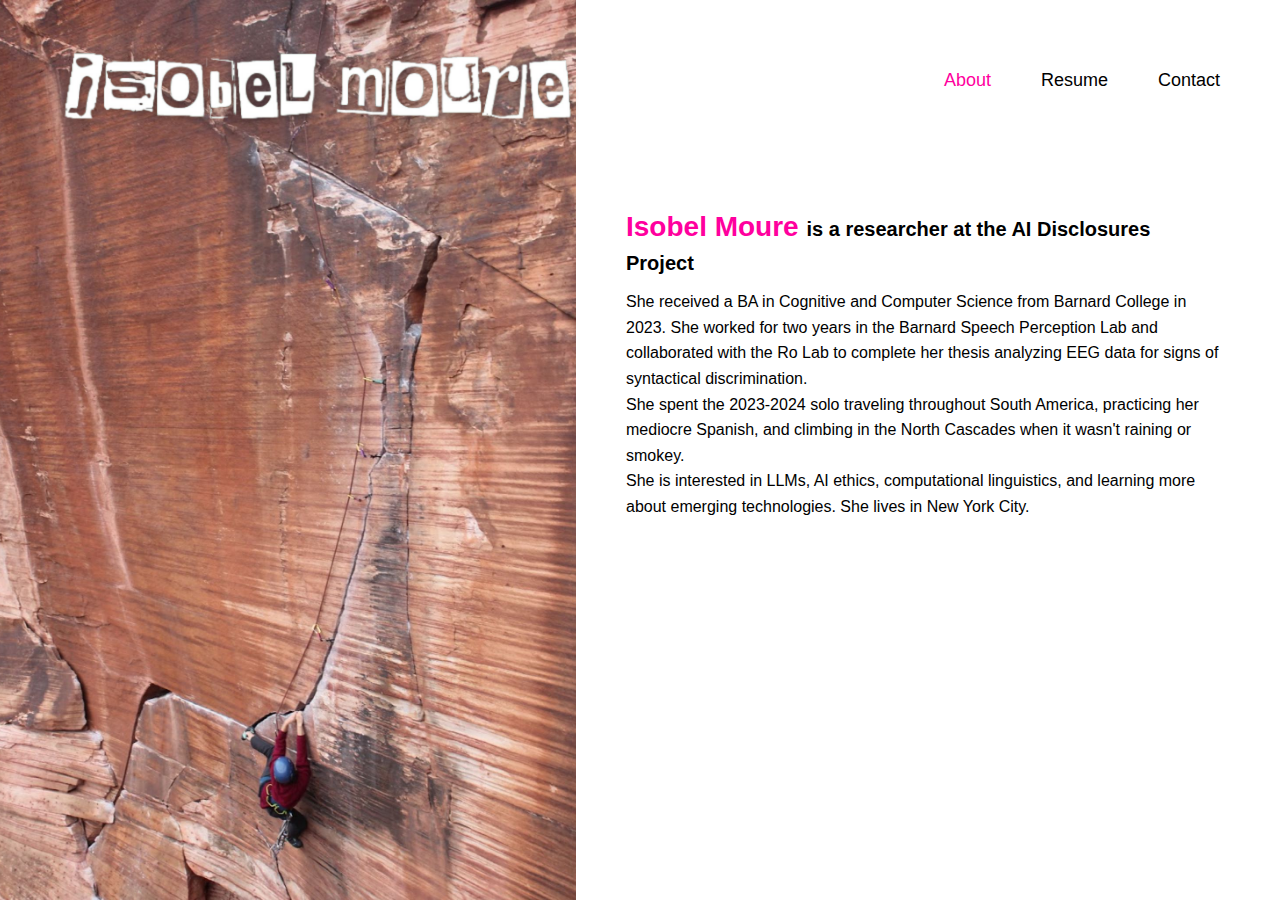
<file: index.html>
<!DOCTYPE html>
<html lang="en">
<head>
    <meta charset="UTF-8">
    <meta name="viewport" content="width=device-width, initial-scale=1.0">
    <title>Isobel Moure - Personal Website</title>
    <link rel="stylesheet" href="styles.css">
</head>
<body>
    <div class="container">
        <!-- Left side - Photo with logo overlay -->
        <div class="photo-section">
            <img src="RR-photo.jpg" alt="Isobel Moure" class="profile-photo">
            <div class="logo-overlay">
                <img src="magazine-inverted-2.png" alt="Magazine Logo" class="logo-image">
            </div>
        </div>
        
        <!-- Right side - Content -->
        <div class="content-section">
            <!-- Header Navigation -->
            <header class="site-header">
                <nav class="navigation">
                    <a href="index.html" class="nav-link active">About</a>
                    <a href="resume.html" class="nav-link">Resume</a>
                    <a href="contact.html" class="nav-link">Contact</a>
                </nav>
            </header>
            
            <!-- Main Content -->
            <main class="main-content">
                <h1 class="name"><span style="color:#ff009e;">Isobel Moure</span> <span class="intro">is a researcher at the AI Disclosures Project</span></h1>
                <div class="bio">
                    <p>She received a BA in Cognitive and Computer Science from Barnard College in 2023. She worked for two years in the Barnard Speech Perception Lab and collaborated with the Ro Lab to complete her thesis analyzing EEG data for signs of syntactical discrimination.</p>
                    <p>She spent the 2023-2024 solo traveling throughout South America, practicing her mediocre Spanish, and climbing in the North Cascades when it wasn't raining or smokey.</p>
                    <p>She is interested in LLMs, AI ethics, computational linguistics, and learning more about emerging technologies. She lives in New York City.</p>
                </div>
            </main>
        </div>
    </div>
</body>
</html>
</file>
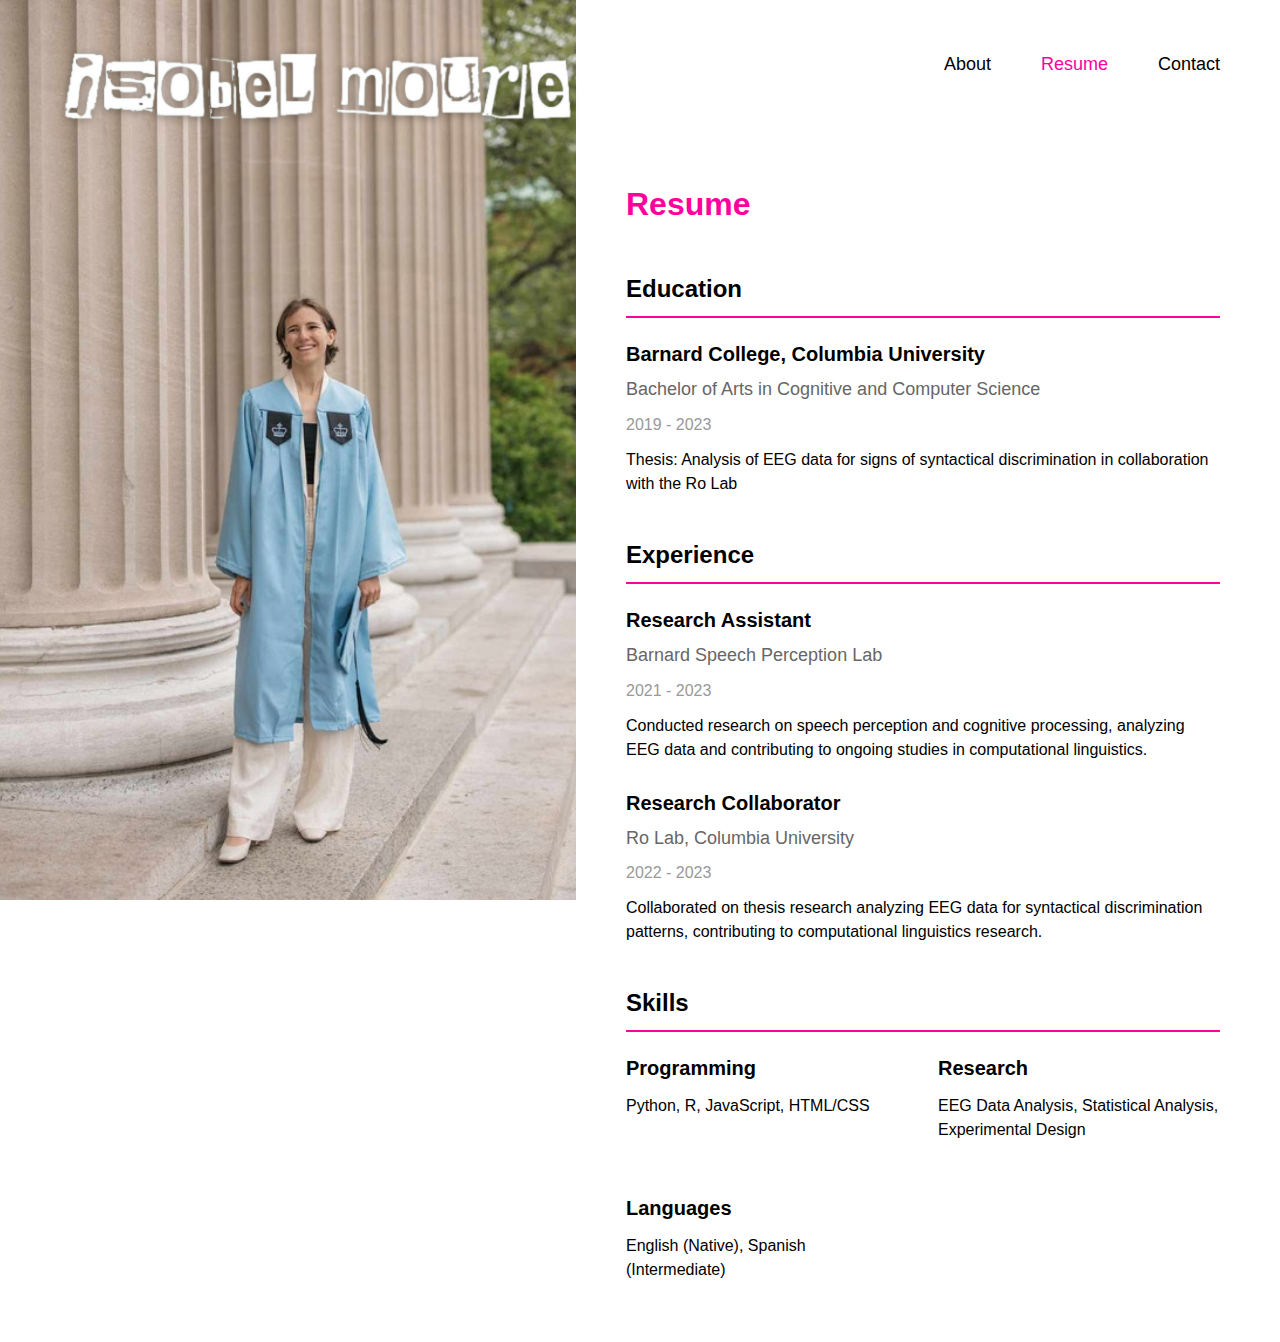
<file: resume.html>
<!DOCTYPE html>
<html lang="en">
<head>
    <meta charset="UTF-8">
    <meta name="viewport" content="width=device-width, initial-scale=1.0">
    <title>Resume - Isobel Moure</title>
    <link rel="stylesheet" href="styles.css">
</head>
<body>
    <div class="container">
        <!-- Left side - Photo with logo overlay -->
        <div class="photo-section">
            <img src="steps-portrait-resized.jpg" alt="Isobel Moure" class="profile-photo">
            <div class="logo-overlay">
                <img src="magazine-inverted-2.png" alt="Magazine Logo" class="logo-image">
            </div>
        </div>
        
        <!-- Right side - Content -->
        <div class="content-section">
            <!-- Header Navigation -->
            <header class="site-header">
                <nav class="navigation">
                    <a href="index.html" class="nav-link">About</a>
                    <a href="resume.html" class="nav-link active">Resume</a>
                    <a href="contact.html" class="nav-link">Contact</a>
                </nav>
            </header>
            
            <!-- Main Content -->
            <main class="main-content">
                <h1 class="page-title">Resume</h1>
                
                <section class="resume-section">
                    <h2 class="section-title">Education</h2>
                    <div class="resume-item">
                        <h3 class="item-title">Barnard College, Columbia University</h3>
                        <p class="item-subtitle">Bachelor of Arts in Cognitive and Computer Science</p>
                        <p class="item-date">2019 - 2023</p>
                        <p class="item-description">Thesis: Analysis of EEG data for signs of syntactical discrimination in collaboration with the Ro Lab</p>
                    </div>
                </section>

                <section class="resume-section">
                    <h2 class="section-title">Experience</h2>
                    <div class="resume-item">
                        <h3 class="item-title">Research Assistant</h3>
                        <p class="item-subtitle">Barnard Speech Perception Lab</p>
                        <p class="item-date">2021 - 2023</p>
                        <p class="item-description">Conducted research on speech perception and cognitive processing, analyzing EEG data and contributing to ongoing studies in computational linguistics.</p>
                    </div>
                    
                    <div class="resume-item">
                        <h3 class="item-title">Research Collaborator</h3>
                        <p class="item-subtitle">Ro Lab, Columbia University</p>
                        <p class="item-date">2022 - 2023</p>
                        <p class="item-description">Collaborated on thesis research analyzing EEG data for syntactical discrimination patterns, contributing to computational linguistics research.</p>
                    </div>
                </section>

                <section class="resume-section">
                    <h2 class="section-title">Skills</h2>
                    <div class="skills-grid">
                        <div class="skill-category">
                            <h3 class="skill-title">Programming</h3>
                            <p class="skill-list">Python, R, JavaScript, HTML/CSS</p>
                        </div>
                        <div class="skill-category">
                            <h3 class="skill-title">Research</h3>
                            <p class="skill-list">EEG Data Analysis, Statistical Analysis, Experimental Design</p>
                        </div>
                        <div class="skill-category">
                            <h3 class="skill-title">Languages</h3>
                            <p class="skill-list">English (Native), Spanish (Intermediate)</p>
                        </div>
                    </div>
                </section>
            </main>
        </div>
    </div>
</body>
</html>
</file>
<file: styles.css>
/* Reset and base styles */
* {
    margin: 0;
    padding: 0;
    box-sizing: border-box;
}

body {
    font-family: -apple-system, BlinkMacSystemFont, 'Segoe UI', Roboto, Oxygen, Ubuntu, Cantarell, sans-serif;
    line-height: 1.6;
    color: #000;
    background-color: #fff;
}

/* Main container */
.container {
    display: flex;
    height: 100vh;
    width: 100%;
    max-width: 1920px;
    margin: 0 auto;
}

/* Left side - Photo section */
.photo-section {
    width: 40%;
    height: 100vh;
    flex-shrink: 0;
    position: relative;
    min-width: 400px;
}

.profile-photo {
    width: 100%;
    height: 100%;
    object-fit: cover;
    object-position: center;
    z-index: 1;
}

/* Logo overlay on photo */
.logo-overlay {
    position: absolute;
    top: 50px;
    left: 50px;
    z-index: 20;
}

.logo-image {
    height: 80px;
    width: auto;
    object-fit: contain;
    filter: drop-shadow(0 2px 4px rgba(0, 0, 0, 0.3));
}

/* Right side - Content section */
.content-section {
    flex: 1;
    padding: 60px 80px 0 60px;
    display: flex;
    flex-direction: column;
    min-width: 500px;
}

/* Header */
.site-header {
    display: flex;
    justify-content: flex-end;
    align-items: center;
    margin-bottom: 60px;
    height: 60px;
}

.navigation {
    display: flex;
    gap: 60px;
}

.nav-link {
    text-decoration: none;
    color: #000;
    font-size: 20px;
    font-weight: 500;
    transition: color 0.3s ease;
}

.nav-link:hover {
    color: #ff009e;
}

.nav-link.active {
    color: #ff009e;
}

/* Main content */
.main-content {
    flex: 1;
    padding-top: 40px;
}

.name {
    font-size: 32px;
    font-weight: 600;
    color: #ff009e;
    margin-bottom: 12px;
    line-height: 1.2;
}

.intro {
    font-size: 24px;
    color: #000;
    margin-bottom: 60px;
    line-height: 1.4;
}

.bio {
    max-width: 600px;
}

.bio p {
    font-size: 18px;
    line-height: 1.6;
    color: #000;
}

/* Contact page specific styles */
.contact-photos {
    position: relative;
    width: 40%;
    min-width: 400px;
}

.contact-photo {
    position: absolute;
    top: 0;
    left: 0;
    width: 100%;
    height: 100%;
    object-fit: cover;
    object-position: center;
}

.gendarme-photo {
    z-index: 2;
}

.glacier-photo {
    z-index: 1;
}

.contact-content {
    padding-top: 200px;
}

.contact-info {
    display: flex;
    flex-direction: column;
    gap: 60px;
}

.contact-item {
    margin-bottom: 20px;
}

.contact-text {
    font-size: 24px;
    color: #000;
    line-height: 1.4;
}

.contact-link {
    font-size: 24px;
    color: #ff009e;
    text-decoration: none;
    transition: color 0.3s ease;
}

.contact-link:hover {
    color: #000;
}

/* Resume page specific styles */
.page-title {
    font-size: 32px;
    font-weight: 600;
    color: #ff009e;
    margin-bottom: 40px;
}

.resume-section {
    margin-bottom: 40px;
}

.section-title {
    font-size: 24px;
    font-weight: 600;
    color: #000;
    margin-bottom: 20px;
    border-bottom: 2px solid #ff009e;
    padding-bottom: 8px;
}

.resume-item {
    margin-bottom: 25px;
}

.item-title {
    font-size: 20px;
    font-weight: 600;
    color: #000;
    margin-bottom: 5px;
}

.item-subtitle {
    font-size: 18px;
    color: #666;
    margin-bottom: 8px;
}

.item-date {
    font-size: 16px;
    color: #999;
    margin-bottom: 10px;
}

.item-description {
    font-size: 16px;
    line-height: 1.5;
    color: #000;
}

.skills-grid {
    display: grid;
    grid-template-columns: repeat(auto-fit, minmax(250px, 1fr));
    gap: 30px;
}

.skill-category {
    margin-bottom: 20px;
}

.skill-title {
    font-size: 20px;
    font-weight: 600;
    color: #000;
    margin-bottom: 10px;
}

.skill-list {
    font-size: 16px;
    line-height: 1.5;
    color: #000;
}

.interests-text {
    font-size: 16px;
    line-height: 1.5;
    color: #000;
}

/* Desktop responsive design */
@media (max-width: 1600px) {
    .container {
        max-width: 1400px;
    }
    
    .photo-section {
        width: 45%;
        min-width: 450px;
    }
    
    .content-section {
        padding: 50px 60px 0 50px;
        min-width: 500px;
    }
    
    .navigation {
        gap: 50px;
    }
    
    .nav-link {
        font-size: 18px;
    }
    
    .name {
        font-size: 28px;
    }
    
    .intro {
        font-size: 20px;
        margin-bottom: 50px;
    }
    
    .bio p {
        font-size: 16px;
    }
}

@media (max-width: 1200px) {
    .container {
        max-width: 1000px;
    }
    
    .photo-section {
        width: 50%;
        min-width: 400px;
    }
    
    .content-section {
        padding: 40px 50px 0 40px;
        min-width: 450px;
    }
    
    .navigation {
        gap: 40px;
    }
    
    .nav-link {
        font-size: 16px;
    }
    
    .name {
        font-size: 24px;
    }
    
    .intro {
        font-size: 18px;
        margin-bottom: 40px;
    }
    
    .bio p {
        font-size: 15px;
    }
    
    .logo-image {
        height: 60px;
    }
    
    .logo-overlay {
        top: 40px;
        left: 40px;
    }
}
</file>
